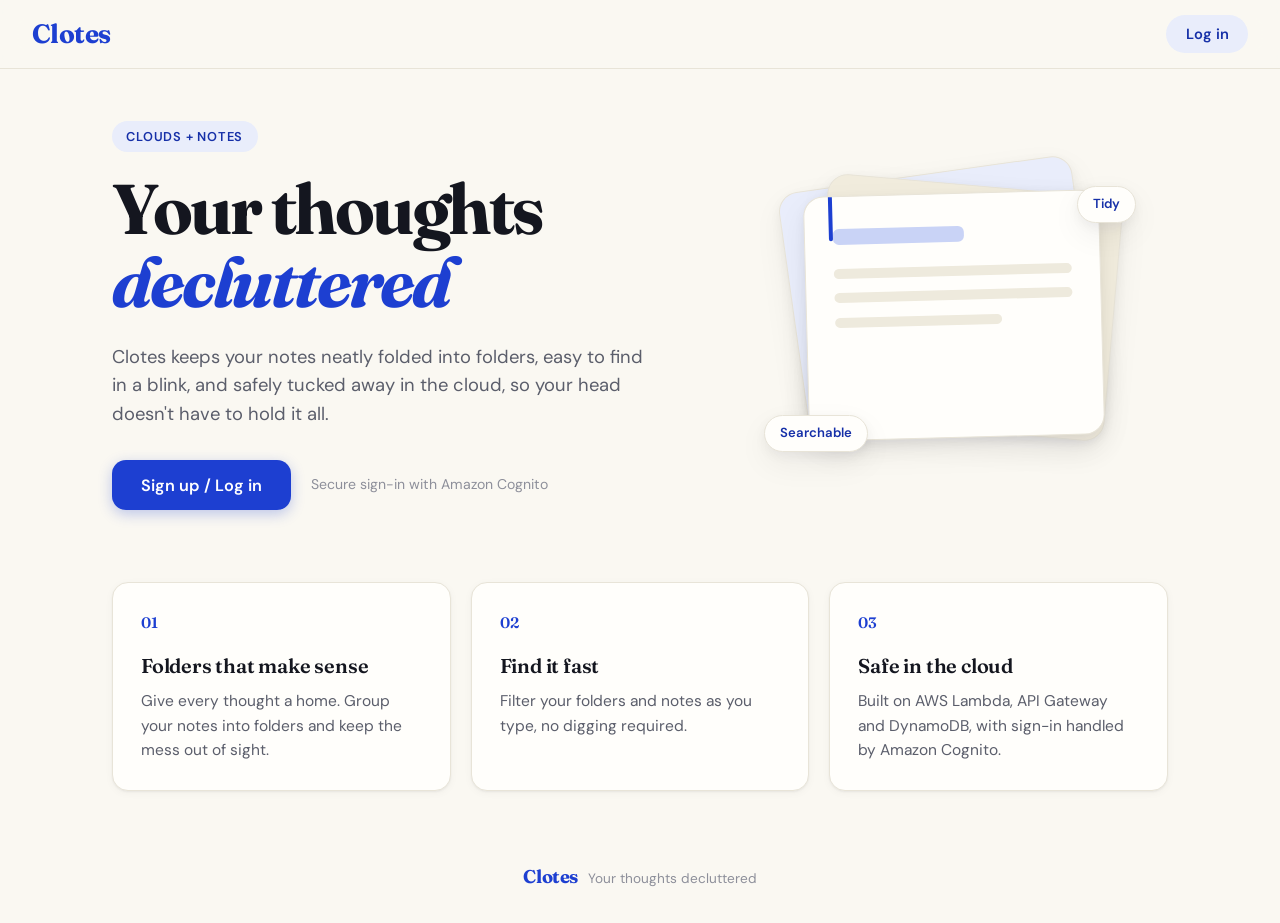
<file: index.html>
<!DOCTYPE html>
<html lang="en">
<head>
  <meta charset="UTF-8">
  <meta name="viewport" content="width=device-width, initial-scale=1.0">
  <meta name="description" content="Clotes — Your thoughts decluttered. Notes and folders, kept tidy in the cloud.">
  <meta name="theme-color" content="#faf8f2">
  <title>Clotes | Your thoughts decluttered</title>

  <link rel="preconnect" href="https://fonts.googleapis.com">
  <link rel="preconnect" href="https://fonts.gstatic.com" crossorigin>
  <link href="https://fonts.googleapis.com/css2?family=DM+Sans:wght@400;500;600;700&family=Fraunces:opsz,wght@9..144,500;9..144,600;9..144,700&display=swap" rel="stylesheet">
  <link rel="stylesheet" href="files/style.css">
</head>
<body>

<header>
  <div class="brand">
    <span class="wordmark">Clotes</span>
  </div>
  <div class="nav-actions">
    <button id="loginBtn" class="nav-link">Log in</button>
    <button id="logoutBtn" class="nav-btn" style="display:none">Log out</button>
  </div>
</header>

<main class="container">

  <!-- TOP BAR -->
  <div id="topBar" class="top-bar" style="display:none;">
    <input type="text" id="searchInput" placeholder="Search…" class="search-input" aria-label="Search" />
    <button id="addBtn" class="primary-btn">+ Add</button>
  </div>

  <!-- LANDING -->
  <section id="landingSection" class="landing">
    <div class="landing-content">

      <div class="hero">
        <div class="hero-text">
          <span class="eyebrow">Clouds + Notes</span>
          <h2>Your thoughts <span class="accent">decluttered</span></h2>
          <p class="hero-sub">Clotes keeps your notes neatly folded into folders, easy to find in a blink, and safely tucked away in the cloud, so your head doesn't have to hold it all.</p>
          <div class="hero-cta">
            <button id="landingLoginBtn" class="primary-btn large">Sign up / Log in</button>
            <span class="hero-note">Secure sign-in with Amazon Cognito</span>
          </div>
        </div>

        <!-- decorative preview (purely visual) -->
        <div class="hero-visual" aria-hidden="true">
          <div class="paper paper-back"></div>
          <div class="paper paper-mid"></div>
          <div class="paper paper-front">
            <span class="paper-tab"></span>
            <span class="line line-title"></span>
            <span class="line"></span>
            <span class="line"></span>
            <span class="line line-short"></span>
          </div>
          <span class="chip chip-a">Tidy</span>
          <span class="chip chip-b">Searchable</span>
        </div>
      </div>

      <div class="features">
        <article class="feature">
          <span class="feature-num">01</span>
          <h3>Folders that make sense</h3>
          <p>Give every thought a home. Group your notes into folders and keep the mess out of sight.</p>
        </article>
        <article class="feature">
          <span class="feature-num">02</span>
          <h3>Find it fast</h3>
          <p>Filter your folders and notes as you type, no digging required.</p>
        </article>
        <article class="feature">
          <span class="feature-num">03</span>
          <h3>Safe in the cloud</h3>
          <p>Built on AWS Lambda, API Gateway and DynamoDB, with sign-in handled by Amazon Cognito.</p>
        </article>
      </div>

    </div>
  </section>

  <!-- FOLDERS -->
  <section id="foldersSection" style="display:none">
    <div class="section-head">
      <div>
        <h2>Your Folders</h2>
        <p class="section-sub">Pick a folder to see what's inside.</p>
      </div>
    </div>
    <div id="foldersList" class="notes-grid"></div>
  </section>

  <!-- NOTES -->
  <section id="notesSection" style="display:none">
    <button id="backBtn" class="secondary-btn">← Back</button>

    <div class="section-head">
      <div>
        <h2>Your Notes</h2>
        <p class="section-sub">Everything in this folder, all in one place.</p>
      </div>
    </div>
    <div id="notesList" class="notes-grid"></div>
  </section>

</main>

<footer class="site-footer">
  <span class="wordmark small">Clotes</span>
  <span>Your thoughts decluttered</span>
</footer>

<!-- MODAL -->
<div id="noteModal" class="modal">
  <div class="modal-content">
    <h2 id="modalHeader">Edit</h2>
    <input type="text" id="modalTitle" maxlength="20" placeholder="Title">
    <textarea id="modalContent" placeholder="Start writing…"></textarea>
    <div class="modal-actions">
      <button id="closeModalBtn" class="secondary-btn">Close</button>
      <button id="saveNoteBtn" class="primary-btn">Save</button>
    </div>
  </div>
</div>

<script src="/files/script.js"></script>
</body>
</html>
</file>
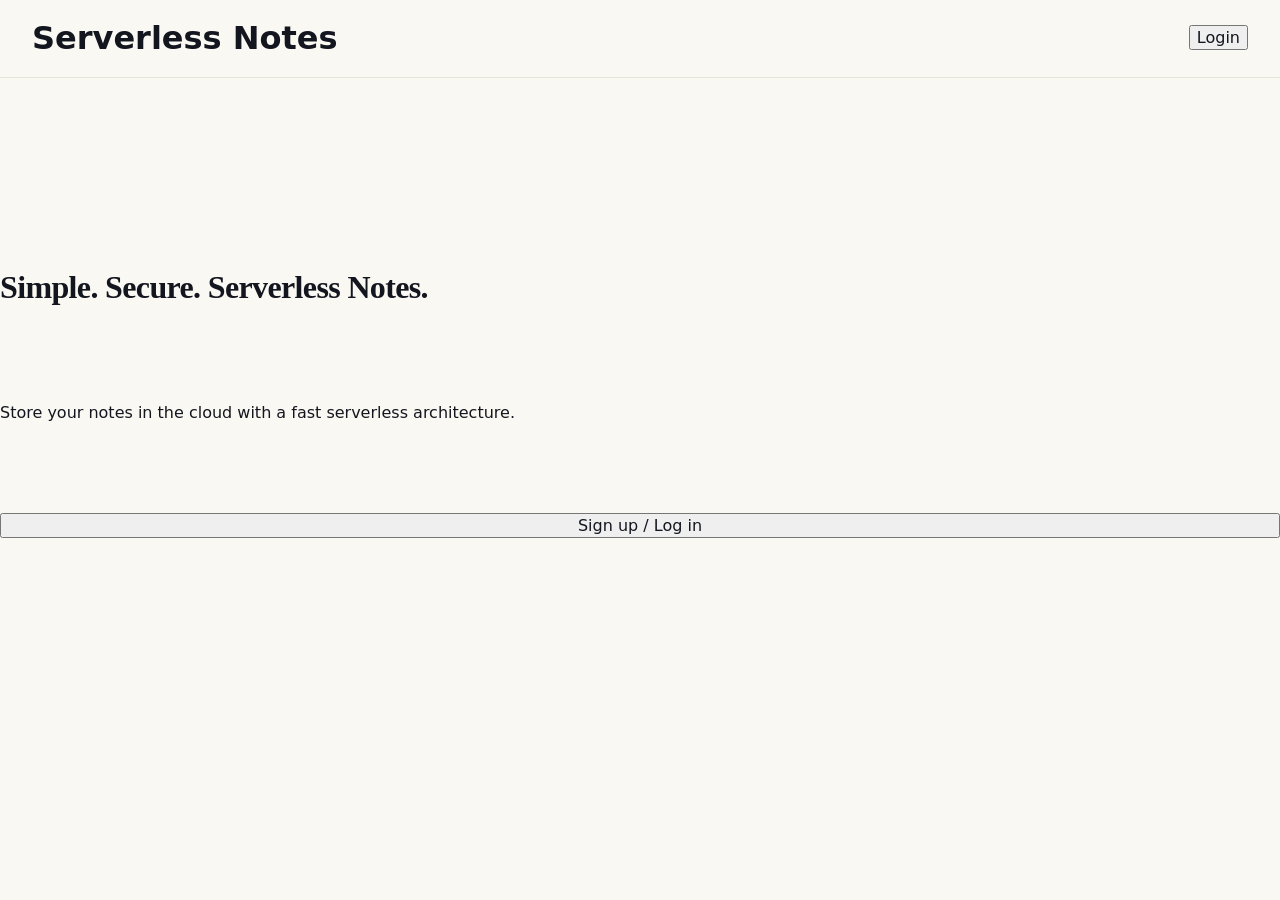
<file: files/index.html>
<!DOCTYPE html>
<html lang="en">
<head>
  <meta charset="UTF-8">
  <meta name="viewport" content="width=device-width, initial-scale=1.0">
  <title>Serverless Notes V2</title>
  <link rel="stylesheet" href="../files/style.css">
</head>
<body>

  <header>
    <h1>Serverless Notes</h1>
    <div>
      <button id="loginBtn">Login</button>
      <button id="logoutBtn" style="display:none">Logout</button>
    </div>
  </header>

  <main>

    <!-- LANDING -->
    <section id="landingSection" class="landing">
      <div class="landing-content">
        <h2>Simple. Secure. Serverless Notes.</h2>
        <p>Store your notes in the cloud with a fast serverless architecture.</p>
        <button id="landingLoginBtn">Sign up / Log in</button>
      </div>
    </section>

    <!-- FOLDERS -->
    <section id="foldersSection" style="display:none">

      <div class="add-note-card">
        <h2>Create Folder</h2>
        <form id="addFolderForm">
          <input type="text" id="folderName" placeholder="Folder Name" required>
          <button type="submit">Create Folder</button>
        </form>
      </div>

      <h2>Your Folders</h2>
      <div id="foldersList" class="notes-grid"></div>

    </section>

    <!-- NOTES -->
    <section id="notesSection" style="display:none">

      <button id="backBtn">← Back to Folders</button>

      <div class="add-note-card">
        <h2>Add Note</h2>

        <form id="addNoteForm">
          <input type="text" id="noteTitle" placeholder="Title" required>
          <textarea id="noteContent" placeholder="Content" required></textarea>
          <button type="submit">Add Note</button>
        </form>

      </div>

      <h2>Your Notes</h2>
      <div id="notesList" class="notes-grid"></div>

    </section>

  </main>

  <script src="../files/script.js"></script>
</body>
</html>
</file>
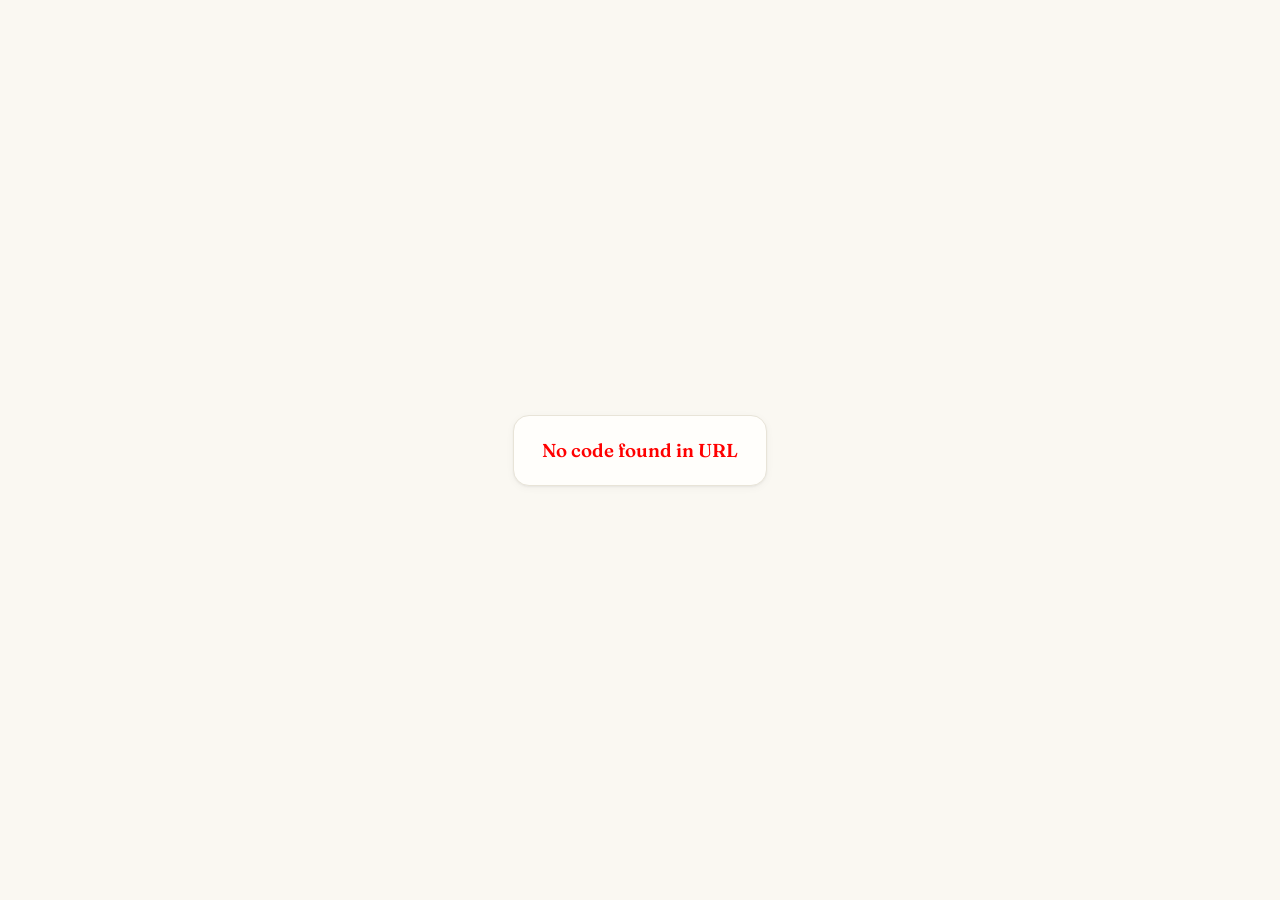
<file: files/callback.html>
<!DOCTYPE html>
<html lang="en">
<head>
  <meta charset="UTF-8">
  <meta name="viewport" content="width=device-width, initial-scale=1.0">
  <title>Signing you in… · Clotes</title>
  <link rel="preconnect" href="https://fonts.googleapis.com">
  <link rel="preconnect" href="https://fonts.gstatic.com" crossorigin>
  <link href="https://fonts.googleapis.com/css2?family=DM+Sans:wght@400;500;600;700&family=Fraunces:opsz,wght@9..144,600;9..144,700&display=swap" rel="stylesheet">
  <link rel="stylesheet" href="/files/style.css">
</head>
<body class="callback-page">

  <div class="callback-card">
    <span class="wordmark">Clotes</span>
    <div class="spinner" aria-hidden="true"></div>
    <h2>Logging you in…</h2>
    <p>Just a moment while we tidy things up.</p>
  </div>

  <script src="/files/callback.js"></script>
</body>
</html>
</file>
<file: files/style.css>
:root {
  --bg: #faf8f2;
  --surface: #fffefb;
  --ink: #14161f;
  --ink-soft: #5b5e6b;
  --ink-faint: #8d8f9a;
  --line: #e8e4d8;
  --accent: #1d3fd1;
  --accent-deep: #1630a8;
  --accent-tint: #e9edfb;
  --danger: #c2334a;
  --danger-tint: #fbeaec;

  --radius-sm: 10px;
  --radius: 16px;
  --radius-lg: 24px;

  --shadow-sm: 0 1px 2px rgba(20, 22, 31, 0.05), 0 2px 8px rgba(20, 22, 31, 0.04);
  --shadow-md: 0 4px 12px rgba(20, 22, 31, 0.05), 0 12px 32px rgba(20, 22, 31, 0.06);
  --shadow-lg: 0 20px 60px rgba(20, 22, 31, 0.2);

  --font-body: 'DM Sans', system-ui, -apple-system, 'Segoe UI', sans-serif;
  --font-display: 'Fraunces', Georgia, 'Times New Roman', serif;
}

* { box-sizing: border-box; }

html { scroll-behavior: smooth; }

body {
  margin: 0;
  min-height: 100vh;
  display: flex;
  flex-direction: column;
  font-family: var(--font-body);
  color: var(--ink);
  line-height: 1.55;
  -webkit-font-smoothing: antialiased;
  background: var(--bg);
}

h1, h2, h3 { margin: 0; }

button, input, textarea { font-family: inherit; font-size: 1rem; color: inherit; }

:focus-visible {
  outline: 3px solid rgba(29, 63, 209, 0.45);
  outline-offset: 2px;
}

/*   WORDMARK (text only) */
.wordmark {
  font-family: var(--font-display);
  font-weight: 700;
  font-size: 1.65rem;
  letter-spacing: -0.02em;
  color: var(--accent);
}
.wordmark.small { font-size: 1.15rem; }

/* HEADER */
header {
  position: sticky;
  top: 0;
  z-index: 20;
  display: flex;
  justify-content: space-between;
  align-items: center;
  padding: 0.85rem 2rem;
  background: rgba(250, 248, 242, 0.85);
  -webkit-backdrop-filter: saturate(160%) blur(14px);
  backdrop-filter: saturate(160%) blur(14px);
  border-bottom: 1px solid var(--line);
}

.brand {
  display: flex;
  align-items: baseline;
  gap: 0.85rem;
}

.brand-tagline {
  font-size: 0.85rem;
  color: var(--ink-faint);
  padding-left: 0.85rem;
  border-left: 1px solid var(--line);
}

.nav-actions {
  display: flex;
  align-items: center;
  gap: 0.75rem;
}

.nav-link,
.nav-btn {
  cursor: pointer;
  font-weight: 600;
  font-size: 0.92rem;
  padding: 0.5rem 1.15rem;
  border-radius: 999px;
  transition: background 0.2s, color 0.2s, border-color 0.2s, transform 0.15s;
}

.nav-link {
  background: var(--accent-tint);
  border: 1px solid transparent;
  color: var(--accent-deep);
}
.nav-link:hover { background: #dbe2f9; }

.nav-btn {
  background: transparent;
  border: 1px solid var(--line);
  color: var(--ink-soft);
}
.nav-btn:hover { border-color: #cfcab9; color: var(--ink); background: var(--surface); }

/* LAYOUT */
.container {
  width: 100%;
  max-width: 1120px;
  margin: 0 auto;
  padding: 2.25rem 2rem 3rem;
  flex: 1;
}

.site-footer {
  display: flex;
  justify-content: center;
  align-items: baseline;
  gap: 0.6rem;
  padding: 1.5rem 1rem 2rem;
  font-size: 0.85rem;
  color: var(--ink-faint);
}

/* =====================================================
   BUTTONS
   ===================================================== */
.primary-btn,
.secondary-btn,
.delete-btn {
  border: none;
  border-radius: var(--radius-sm);
  cursor: pointer;
  font-weight: 600;
  padding: 0.65rem 1.25rem;
  transition: transform 0.15s, box-shadow 0.2s, background 0.2s, color 0.2s;
}

.primary-btn {
  color: #fff;
  background: var(--accent);
  box-shadow: 0 4px 14px rgba(29, 63, 209, 0.28);
}
.primary-btn:hover {
  background: var(--accent-deep);
  transform: translateY(-1px);
  box-shadow: 0 8px 22px rgba(29, 63, 209, 0.34);
}
.primary-btn:active { transform: translateY(0); }

.primary-btn.large {
  padding: 0.9rem 1.8rem;
  font-size: 1.02rem;
  border-radius: 14px;
}

.secondary-btn {
  background: var(--surface);
  color: var(--ink-soft);
  border: 1px solid var(--line);
}
.secondary-btn:hover { color: var(--ink); border-color: #cfcab9; background: var(--surface); }

.delete-btn {
  background: var(--danger-tint);
  color: var(--danger);
}
.delete-btn:hover { background: var(--danger); color: #fff; }

/* =====================================================
   INPUTS
   ===================================================== */
input, textarea {
  width: 100%;
  padding: 0.8rem 1rem;
  background: var(--surface);
  border: 1px solid var(--line);
  border-radius: var(--radius-sm);
  transition: border-color 0.2s, box-shadow 0.2s;
}
input::placeholder, textarea::placeholder { color: var(--ink-faint); }
input:focus, textarea:focus {
  outline: none;
  border-color: var(--accent);
  box-shadow: 0 0 0 4px rgba(29, 63, 209, 0.14);
}

/* =====================================================
   TOP BAR + SEARCH
   ===================================================== */
.top-bar {
  display: flex;
  align-items: center;
  gap: 0.85rem;
  margin-bottom: 2rem;
}

.search-input {
  flex: 1;
  padding: 0.85rem 1rem 0.85rem 2.9rem;
  border-radius: 14px;
  box-shadow: var(--shadow-sm);
  background:
    var(--surface)
    url("data:image/svg+xml,%3Csvg xmlns='http://www.w3.org/2000/svg' width='20' height='20' viewBox='0 0 24 24' fill='none' stroke='%238d8f9a' stroke-width='2' stroke-linecap='round' stroke-linejoin='round'%3E%3Ccircle cx='11' cy='11' r='7'/%3E%3Cpath d='m20 20-3.5-3.5'/%3E%3C/svg%3E")
    no-repeat 1rem center;
}

#addBtn { padding: 0.85rem 1.4rem; border-radius: 14px; white-space: nowrap; }

/* =====================================================
   SECTION HEADINGS
   ===================================================== */
.section-head { margin: 0 0 1.5rem; }
#backBtn { margin-bottom: 1.25rem; }

section h2 {
  font-family: var(--font-display);
  font-weight: 600;
  font-size: 2rem;
  letter-spacing: -0.02em;
}

.section-sub {
  margin: 0.25rem 0 0;
  color: var(--ink-soft);
}

/* =====================================================
   GRID + CARDS
   (class names are used by script.js — keep them)
   ===================================================== */
.notes-grid {
  display: grid;
  grid-template-columns: repeat(auto-fill, minmax(250px, 1fr));
  gap: 1.25rem;
}

/* empty states (pure CSS, shows when the list has no cards) */
.notes-grid:empty {
  display: block;
  padding: 3rem 1.5rem;
  text-align: center;
  border: 2px dashed #d9d4c4;
  border-radius: var(--radius-lg);
  background: rgba(255, 254, 251, 0.6);
}
.notes-grid:empty::before {
  display: block;
  font-family: var(--font-display);
  font-size: 1.25rem;
  color: var(--ink-soft);
}
#foldersList:empty::before { content: "A clean slate. Hit “+ Add” to create your first folder."; }
#notesList:empty::before   { content: "Nothing here yet. Hit “+ Add” to write your first note."; }

.note-card {
  position: relative;
  min-height: 150px;
  padding: 1.35rem 1.35rem 1.15rem;
  display: flex;
  flex-direction: column;
  justify-content: space-between;
  align-items: stretch;
  gap: 1.25rem;
  background: var(--surface);
  border: 1px solid var(--line);
  border-radius: var(--radius);
  box-shadow: var(--shadow-sm);
  animation: rise 0.45s cubic-bezier(0.2, 0.7, 0.2, 1) both;
}

.note-card:nth-child(2) { animation-delay: 0.05s; }
.note-card:nth-child(3) { animation-delay: 0.1s; }
.note-card:nth-child(4) { animation-delay: 0.15s; }
.note-card:nth-child(5) { animation-delay: 0.2s; }
.note-card:nth-child(n+6) { animation-delay: 0.25s; }

.note-card h3 {
  width: 100%;
  font-family: var(--font-display);
  font-weight: 600;
  font-size: 1.25rem;
  letter-spacing: -0.01em;
  text-align: left;
  overflow: hidden;
  text-overflow: ellipsis;
  white-space: nowrap;
}

/* Folder cards: little folder tab on top */
#foldersList .note-card {
  margin-top: 10px;
  background: var(--surface);
}
#foldersList .note-card::before {
  content: "";
  position: absolute;
  top: -10px;
  left: 18px;
  width: 64px;
  height: 11px;
  background: #dbe2f9;
  border: 1px solid var(--line);
  border-bottom: none;
  border-radius: 8px 8px 0 0;
}

/* Note cards: accent edge like a page margin */
#notesList .note-card { padding-left: 1.65rem; }
#notesList .note-card::before {
  content: "";
  position: absolute;
  left: 0;
  top: 16px;
  bottom: 16px;
  width: 4px;
  border-radius: 0 4px 4px 0;
  background: var(--accent);
}

/* Card actions */
.note-actions,
.folder-actions {
  display: flex;
  width: 100%;
  gap: 0.6rem;
}

.note-actions button,
.folder-actions button {
  flex: 1;
  font-size: 0.85rem;
  padding: 0.55rem 0.5rem;
}

.note-actions .primary-btn,
.folder-actions .primary-btn { box-shadow: none; }
.note-actions .primary-btn:hover,
.folder-actions .primary-btn:hover { box-shadow: 0 4px 12px rgba(29, 63, 209, 0.3); }

@keyframes rise {
  from { opacity: 0; transform: translateY(10px); }
  to   { opacity: 1; transform: translateY(0); }
}

/* =====================================================
   LANDING
   ===================================================== */
.landing {
  display: flex;
  justify-content: center;
  align-items: center;
  min-height: 70vh;
}

.landing-content {
  width: 100%;
  display: flex;
  flex-direction: column;
  gap: 4.5rem;
  padding-top: 1rem;
}

.hero {
  display: grid;
  grid-template-columns: 1.15fr 0.85fr;
  align-items: center;
  gap: 3rem;
}

.eyebrow {
  display: inline-block;
  margin-bottom: 1.25rem;
  padding: 0.35rem 0.9rem;
  font-size: 0.8rem;
  font-weight: 600;
  letter-spacing: 0.06em;
  text-transform: uppercase;
  color: var(--accent-deep);
  background: var(--accent-tint);
  border-radius: 999px;
}

.hero-text h2 {
  font-family: var(--font-display);
  font-weight: 700;
  font-size: clamp(2.6rem, 6vw, 4.4rem);
  line-height: 1.04;
  letter-spacing: -0.035em;
}

.hero-text .accent {
  font-style: italic;
  color: var(--accent);
}

.hero-sub {
  max-width: 34rem;
  margin: 1.5rem 0 2rem;
  font-size: 1.15rem;
  color: var(--ink-soft);
}

.hero-cta {
  display: flex;
  align-items: center;
  flex-wrap: wrap;
  gap: 1rem 1.25rem;
}

.hero-note { font-size: 0.88rem; color: var(--ink-faint); }

/* decorative stacked pages */
.hero-visual {
  position: relative;
  height: 340px;
  max-width: 380px;
  width: 100%;
  margin: 0 auto;
}

.paper {
  position: absolute;
  inset: 0;
  margin: auto;
  width: 78%;
  height: 72%;
  background: var(--surface);
  border: 1px solid var(--line);
  border-radius: 20px;
  box-shadow: var(--shadow-md);
}
.paper-back  { transform: translate(-14px, -20px) rotate(-8deg); background: #e9edfb; }
.paper-mid   { transform: translate(12px, -8px) rotate(5deg); background: #f1ecdd; }
.paper-front {
  transform: rotate(-1.5deg);
  padding: 2rem 1.75rem;
  display: flex;
  flex-direction: column;
  gap: 0.9rem;
  animation: float 6s ease-in-out infinite;
}

.paper-tab {
  position: absolute;
  top: 0; left: 1.5rem;
  width: 4px; height: 44px;
  border-radius: 0 0 4px 4px;
  background: var(--accent);
}

.line {
  display: block;
  height: 10px;
  border-radius: 6px;
  background: #eeeadd;
}
.line-title { height: 16px; width: 55%; margin-bottom: 0.6rem; background: #c9d3f6; }
.line-short { width: 70%; }

.chip {
  position: absolute;
  padding: 0.45rem 0.95rem;
  font-size: 0.82rem;
  font-weight: 600;
  color: var(--accent-deep);
  background: var(--surface);
  border: 1px solid var(--line);
  border-radius: 999px;
  box-shadow: var(--shadow-md);
}
.chip-a { top: 12%; right: 2%; animation: float 5s ease-in-out infinite reverse; }
.chip-b { bottom: 10%; left: 0; animation: float 7s ease-in-out infinite; }

@keyframes float {
  0%, 100% { translate: 0 0; }
  50%      { translate: 0 -8px; }
}

/* features */
.features {
  display: grid;
  grid-template-columns: repeat(3, 1fr);
  gap: 1.25rem;
}

.feature {
  padding: 1.75rem;
  background: var(--surface);
  border: 1px solid var(--line);
  border-radius: var(--radius);
  box-shadow: var(--shadow-sm);
}

.feature-num {
  display: block;
  margin-bottom: 1rem;
  font-family: var(--font-display);
  font-size: 0.95rem;
  font-weight: 600;
  color: var(--accent);
}

.feature h3 {
  font-family: var(--font-display);
  font-weight: 600;
  font-size: 1.25rem;
  letter-spacing: -0.01em;
  margin-bottom: 0.5rem;
}

.feature p { margin: 0; color: var(--ink-soft); font-size: 0.97rem; }

/* =====================================================
   MODAL  (script.js toggles display none / flex)
   ===================================================== */
.modal {
  display: none;
  position: fixed;
  inset: 0;
  z-index: 50;
  padding: 1rem;
  justify-content: center;
  align-items: center;
  background: rgba(20, 22, 31, 0.45);
  -webkit-backdrop-filter: blur(6px);
  backdrop-filter: blur(6px);
  animation: fade 0.2s ease both;
}

.modal-content {
  width: min(520px, 100%);
  display: flex;
  flex-direction: column;
  gap: 0.9rem;
  padding: 2rem;
  background: var(--surface);
  border: 1px solid var(--line);
  border-radius: var(--radius-lg);
  box-shadow: var(--shadow-lg);
  animation: pop 0.28s cubic-bezier(0.2, 0.8, 0.2, 1) both;
}

.modal-content h2 {
  font-family: var(--font-display);
  font-weight: 600;
  font-size: 1.6rem;
  letter-spacing: -0.02em;
}

.modal-content input { font-weight: 600; font-size: 1.05rem; }
.modal-content textarea { min-height: 200px; resize: vertical; line-height: 1.6; }

.modal-actions {
  display: flex;
  justify-content: flex-end;
  gap: 0.75rem;
  margin-top: 0.25rem;
}

@keyframes fade { from { opacity: 0; } to { opacity: 1; } }
@keyframes pop {
  from { opacity: 0; transform: translateY(14px) scale(0.97); }
  to   { opacity: 1; transform: translateY(0) scale(1); }
}

/* =====================================================
   LOGIN CALLBACK PAGE
   ===================================================== */
body.callback-page {
  justify-content: center;
  align-items: center;
  padding: 1.5rem;
  text-align: center;
}

.callback-card {
  width: min(380px, 100%);
  padding: 2.5rem 2rem;
  background: var(--surface);
  border: 1px solid var(--line);
  border-radius: var(--radius-lg);
  box-shadow: var(--shadow-md);
}

.callback-card h2 {
  margin-top: 1.25rem;
  font-family: var(--font-display);
  font-weight: 600;
  font-size: 1.5rem;
}
.callback-card p { margin: 0.35rem 0 0; color: var(--ink-soft); }

/* script on this page swaps body content for plain h3 messages */
body.callback-page > h3 {
  font-family: var(--font-display);
  font-weight: 600;
  padding: 1.25rem 1.75rem;
  background: var(--surface);
  border: 1px solid var(--line);
  border-radius: var(--radius);
  box-shadow: var(--shadow-sm);
}

.spinner {
  width: 34px;
  height: 34px;
  margin: 1.5rem auto 0;
  border: 3px solid var(--accent-tint);
  border-top-color: var(--accent);
  border-radius: 50%;
  animation: spin 0.8s linear infinite;
}
@keyframes spin { to { transform: rotate(360deg); } }

/* =====================================================
   RESPONSIVE
   ===================================================== */
@media (max-width: 860px) {
  .hero { grid-template-columns: 1fr; gap: 2rem; }
  .hero-visual { height: 280px; order: -1; max-width: 300px; }
  .features { grid-template-columns: 1fr; }
  .landing-content { gap: 3rem; }
}

@media (max-width: 640px) {
  header { padding: 0.75rem 1.1rem; }
  .brand-tagline { display: none; }
  .container { padding: 1.5rem 1.1rem 2.5rem; }
  section h2 { font-size: 1.65rem; }
  .top-bar { gap: 0.6rem; }
  .modal-content { padding: 1.5rem; }
  .notes-grid { grid-template-columns: 1fr; }
}

@media (prefers-reduced-motion: reduce) {
  *, *::before, *::after {
    animation: none !important;
    transition: none !important;
    scroll-behavior: auto !important;
  }
}
</file>
